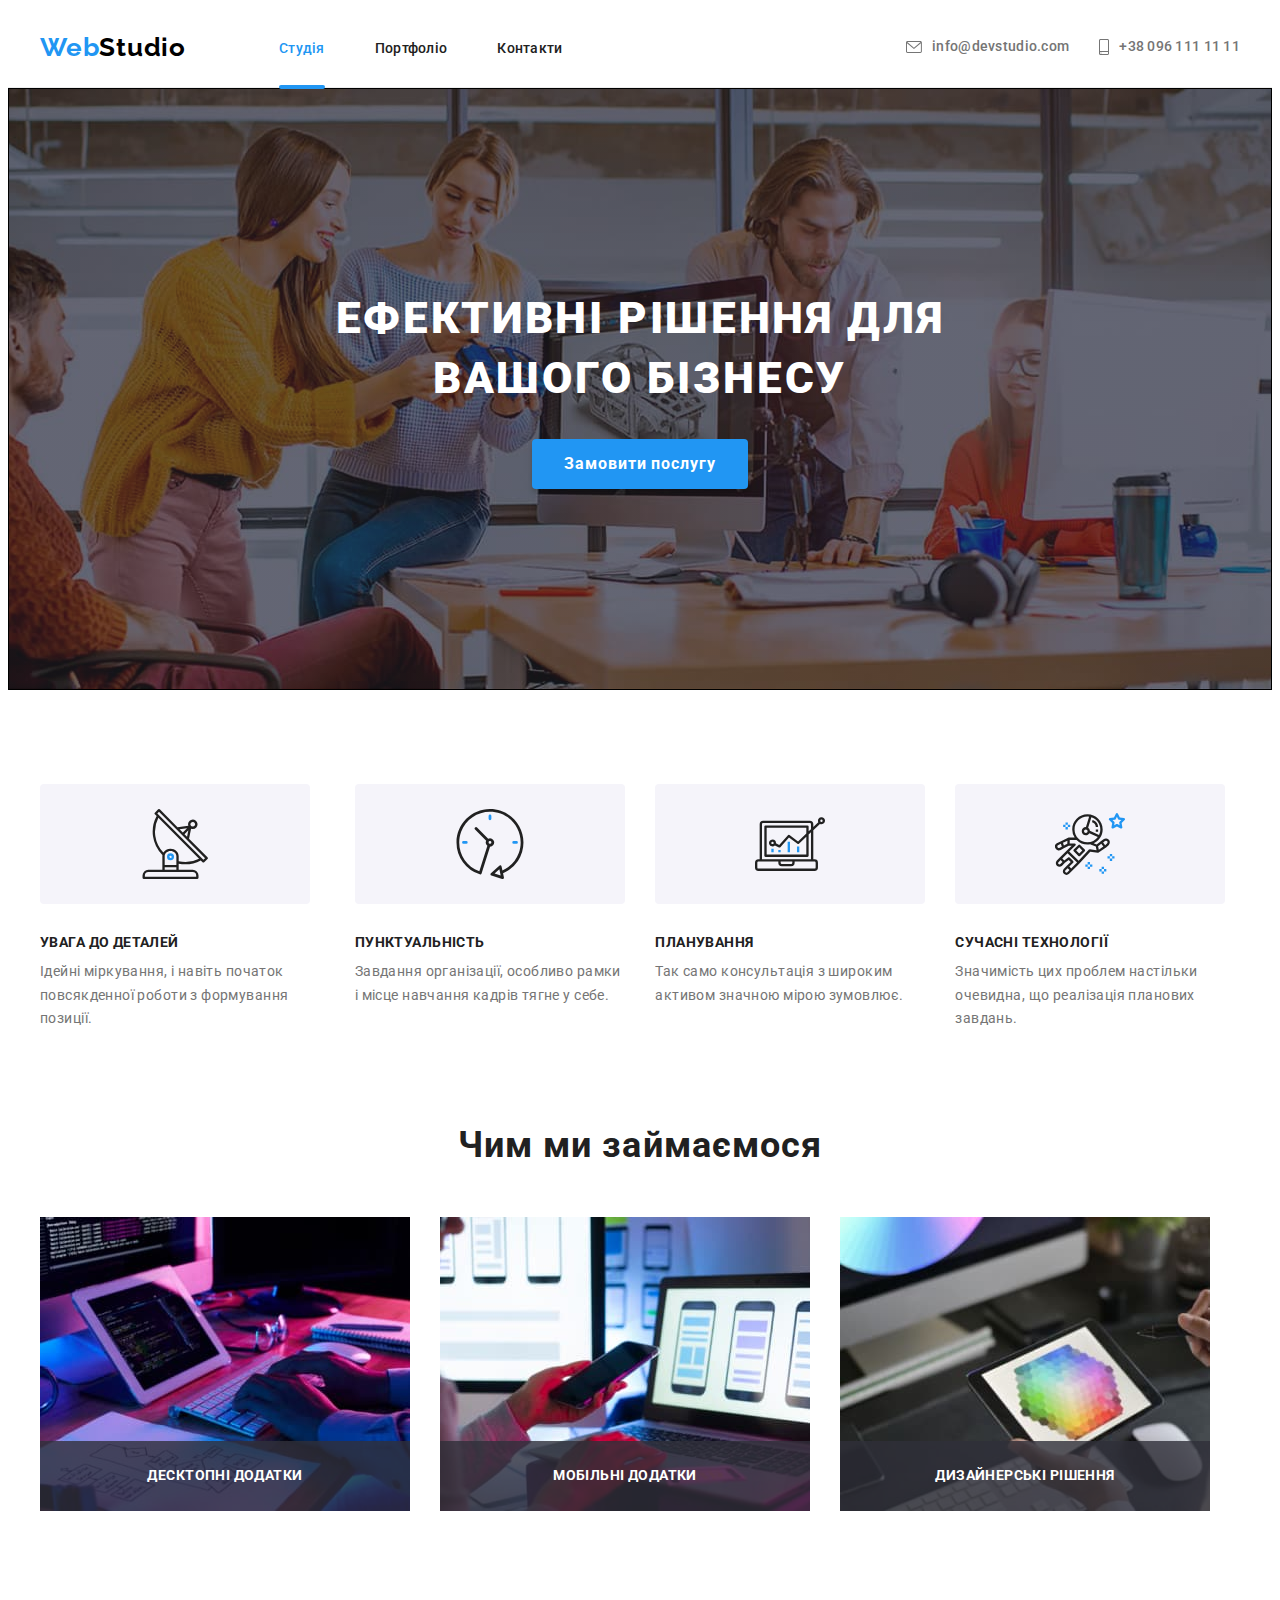
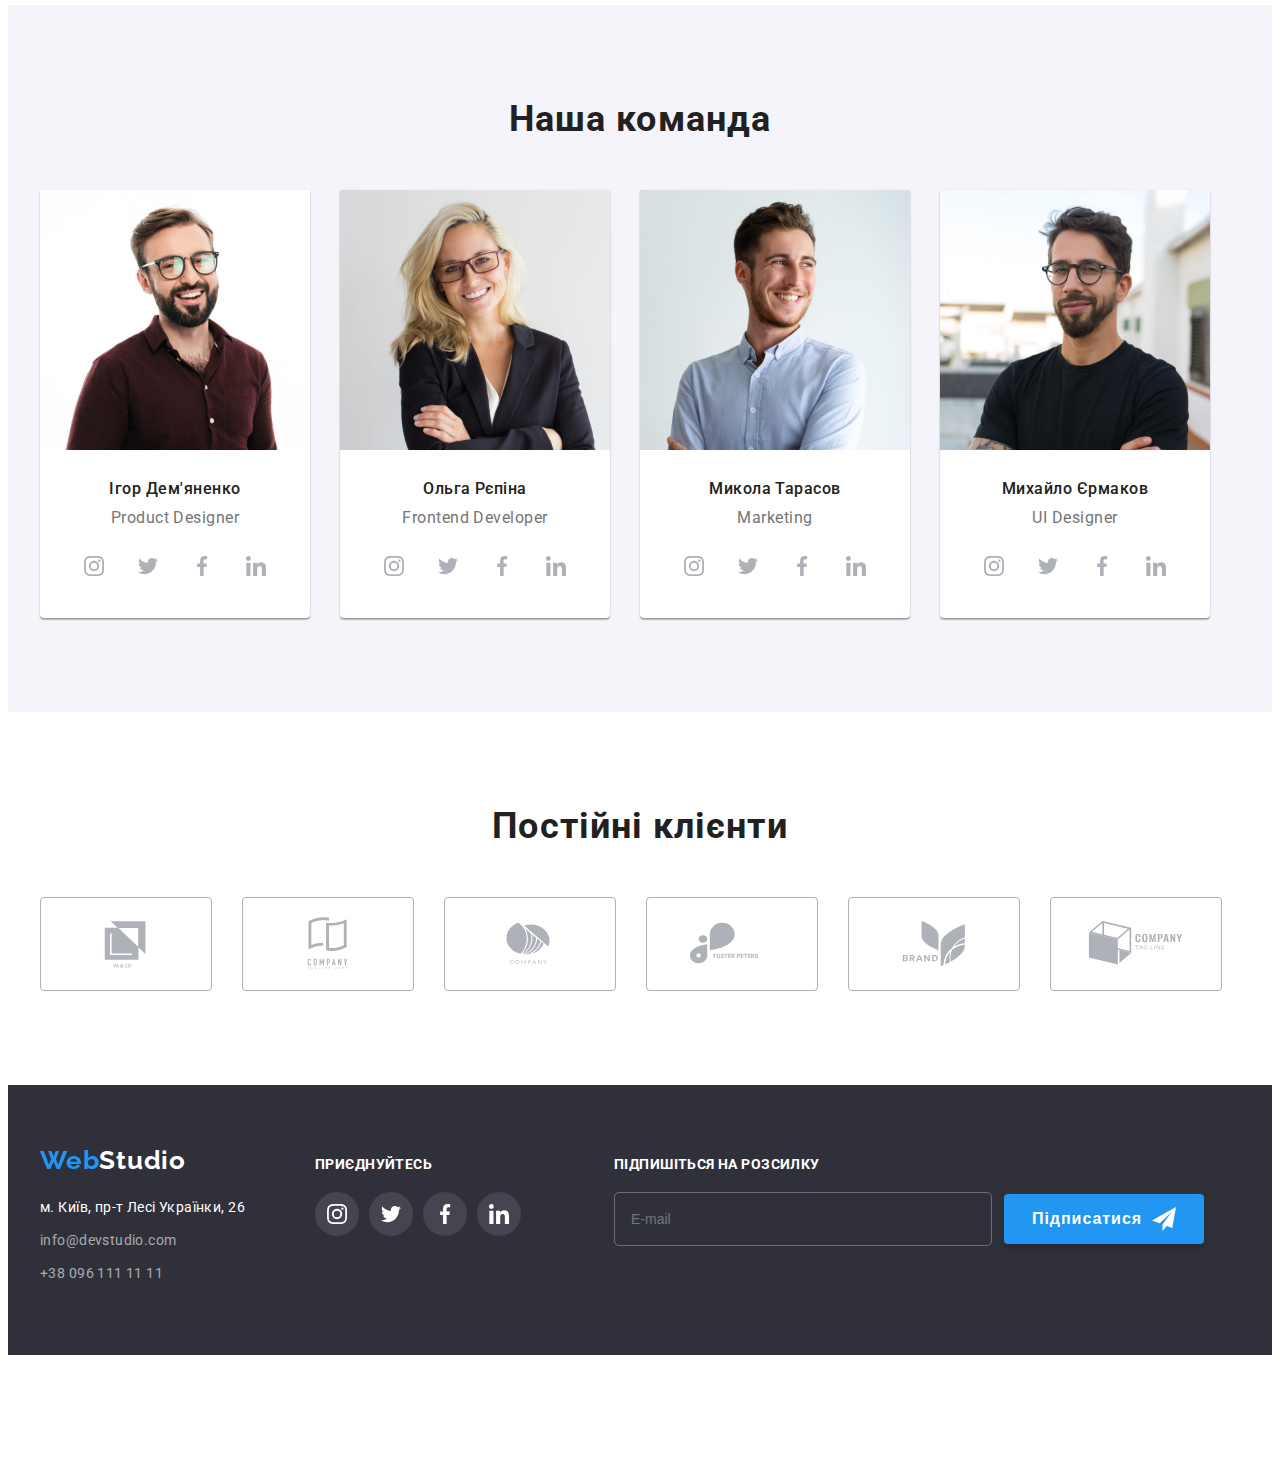
<file: index.html>
<!DOCTYPE html>
<html lang="uk">
  <head>
    <meta charset="UTF-8" />
    <meta http-equiv="X-UA-Compatible" content="IE=edge" />
    <meta name="viewport" content="width=device-width, initial-scale=1.0" />
    <title>WebStudio</title>
    <link rel="preconnect" href="https://fonts.googleapis.com" />
    <link rel="preconnect" href="https://fonts.gstatic.com" crossorigin />
    <link
      href="https://fonts.googleapis.com/css2?family=Montserrat:wght@400;700&family=Raleway:wght@700&family=Roboto:wght@400;500;700;900&display=swap"
      rel="stylesheet"
    />
    <link
      rel="stylesheet"
      href="https://cdnjs.cloudflare.com/ajax/libs/modern-normalize/1.1.0/modern-normalize.min.css"
      integrity="sha512-wpPYUAdjBVSE4KJnH1VR1HeZfpl1ub8YT/NKx4PuQ5NmX2tKuGu6U/JRp5y+Y8XG2tV+wKQpNHVUX03MfMFn9Q=="
      crossorigin="anonymous"
      referrerpolicy="no-referrer"
    />
    <link href="https://unpkg.com/aos@2.3.1/dist/aos.css" rel="stylesheet" />
    <link
      rel="stylesheet"
      href="https://cdnjs.cloudflare.com/ajax/libs/animate.css/4.1.1/animate.min.css"
    />
    <link rel="stylesheet" href="./css/styles.css" />
  </head>
  <body>
    <header class="header">
      <div class="conteiner header-conteiner">
        <nav class="heder-navigation">
          <a class="heder-logo link" href="link"
            >Web<span class="webstudio-top">Studio</span></a
          >
          <ul class="heder-list list">
            <li class="heder-item">
              <a class="heder-link current" href="">Студія</a>
            </li>
            <li class="heder-item">
              <a class="heder-link link" href="./portfolio.html">Портфоліо</a>
            </li>
            <li class="heder-item">
              <a class="heder-link link" href="">Контакти</a>
            </li>
          </ul>
        </nav>
        <div class="header-connect">
          <ul class="header-connect-list list">
            <li class="header-connect-item">
              <a class="heder-mail link" href="mailtoo:info@devstudio.com"
                ><svg class="header-connect-icon" width="16" height="12">
                  <use href="./img/symbol-defs.svg#icon-envelope"></use>
                </svg>
                info@devstudio.com</a
              >
            </li>
            <li class="header-connect-item">
              <a class="heder-tel link" href="tel:+380961111111"
                ><svg class="header-connect-icon" width="10" height="16">
                  <use href="./img/symbol-defs.svg#icon-smartphone"></use>
                </svg>
                +38 096 111 11 11</a
              >
            </li>
          </ul>
        </div>
      </div>
    </header>
    <main>
      <section class="hero">
        <div class="conteiner hero-container">
          <h1 class="hero-title">Ефективні рішення для вашого бізнесу</h1>
          <button class="hero-btn" data-modal-open type="button">
            Замовити послугу
          </button>
        </div>
      </section>
      <section class="section-one section">
        <div class="conteiner">
          <ul class="section-one-list list">
            <li class="section-one-item">
              <a class="section-one-link" href="">
                <svg class="section-one-icon" width="70" height="70">
                  <use href="./img/symbol-defs.svg#icon-Group"></use>
                </svg>
              </a>
              <h3 class="section-one-title">УВАГА ДО ДЕТАЛЕЙ</h3>
              <p class="section-one-text">
                Ідейні міркування, і навіть початок повсякденної роботи з
                формування позиції.
              </p>
            </li>
            <li class="section-one-item">
              <a class="section-one-link" href="">
                <svg class="section-one-icon" width="70" height="70">
                  <use href="./img/symbol-defs.svg#icon-clock"></use>
                </svg>
              </a>
              <h3 class="section-one-title">ПУНКТУАЛЬНІСТЬ</h3>
              <p class="section-one-text">
                Завдання організації, особливо рамки і місце навчання кадрів
                тягне у себе.
              </p>
            </li>
            <li class="section-one-item">
              <a class="section-one-link" href="">
                <svg class="section-one-icon" width="70" height="70">
                  <use href="./img/symbol-defs.svg#icon-diagram"></use>
                </svg>
              </a>
              <h3 class="section-one-title">ПЛАНУВАННЯ</h3>
              <p class="section-one-text">
                Так само консультація з широким активом значною мірою зумовлює.
              </p>
            </li>
            <li class="section-one-item">
              <a class="section-one-link" href="">
                <svg class="section-one-icon" width="70" height="70">
                  <use href="./img/symbol-defs.svg#icon-astronaut"></use>
                </svg>
              </a>
              <h3 class="section-one-title">СУЧАСНІ ТЕХНОЛОГІЇ</h3>
              <p class="section-one-text">
                Значимість цих проблем настільки очевидна, що реалізація
                планових завдань.
              </p>
            </li>
          </ul>
        </div>
      </section>
      <section class="section-d section">
        <div class="conteiner">
          <h2 class="section-d-title">Чим ми займаємося</h2>
          <ul class="section-d-list list">
            <li class="section-d-item">
              <img
                src="./img/box1(1).jpg"
                alt="програмування"
                width="370"
                height="294"
              />
              <div class="section-d-box">
                <p class="section-d-text">Десктопні додатки</p>
              </div>
            </li>
            <li class="section-d-item">
              <img
                src="./img/box2(1).jpg"
                alt="обробка"
                width="370"
                height="294"
              />
              <div class="section-d-box">
                <p class="section-d-text">Мобільні додатки</p>
              </div>
            </li>
            <li class="section-d-item">
              <img
                src="./img/box3(1).jpg"
                alt="оформлення"
                width="370"
                height="294"
              />
              <div class="section-d-box">
                <p class="section-d-text">Дизайнерські рішення</p>
              </div>
            </li>
          </ul>
        </div>
      </section>
      <section class="employees section">
        <div class="conteiner">
          <h2 class="employees-tile">Наша команда</h2>
          <ul class="employees-list list">
            <li class="employees-item">
              <img src="./img/img1.jpg" alt="фото" width="270" height="260" />
              <div class="employees-item-content">
                <h3 class="employees-tile-name">Ігор Дем'яненко</h3>
                <p class="employees-text">Product Designer</p>
                <ul class="employees-soc-list list">
                  <li class="employees-soc-item">
                    <a class="employees-soc-link" href="">
                      <svg class="employees-soc-icon" width="20" height="20">
                        <use href="./img/symbol-defs.svg#icon-instagram"></use>
                      </svg>
                    </a>
                  </li>
                  <li class="employees-soc-item">
                    <a class="employees-soc-link" href="">
                      <svg class="employees-soc-icon" width="20" height="20">
                        <use href="./img/symbol-defs.svg#icon-twitter"></use>
                      </svg>
                    </a>
                  </li>
                  <li class="employees-soc-item">
                    <a class="employees-soc-link" href="">
                      <svg class="employees-soc-icon" width="20" height="20">
                        <use href="./img/symbol-defs.svg#icon-facebook"></use>
                      </svg>
                    </a>
                  </li>
                  <li class="employees-soc-item">
                    <a class="employees-soc-link" href="">
                      <svg class="employees-soc-icon" width="20" height="20">
                        <use href="./img/symbol-defs.svg#icon-linkedin"></use>
                      </svg>
                    </a>
                  </li>
                </ul>
              </div>
            </li>
            <li class="employees-item">
              <img src="./img/img2.jpg" alt="фото" width="270" height="260" />
              <div class="employees-item-content">
                <h3 class="employees-tile-name">Ольга Рєпіна</h3>
                <p class="employees-text">Frontend Developer</p>
                <ul class="employees-soc-list list">
                  <li class="employees-soc-item">
                    <a class="employees-soc-link" href="">
                      <svg class="employees-soc-icon" width="20" height="20">
                        <use href="./img/symbol-defs.svg#icon-instagram"></use>
                      </svg>
                    </a>
                  </li>
                  <li class="employees-soc-item">
                    <a class="employees-soc-link" href="">
                      <svg class="employees-soc-icon" width="20" height="20">
                        <use href="./img/symbol-defs.svg#icon-twitter"></use>
                      </svg>
                    </a>
                  </li>
                  <li class="employees-soc-item">
                    <a class="employees-soc-link" href="">
                      <svg class="employees-soc-icon" width="20" height="20">
                        <use href="./img/symbol-defs.svg#icon-facebook"></use>
                      </svg>
                    </a>
                  </li>
                  <li class="employees-soc-item">
                    <a class="employees-soc-link" href="">
                      <svg class="employees-soc-icon" width="20" height="20">
                        <use href="./img/symbol-defs.svg#icon-linkedin"></use>
                      </svg>
                    </a>
                  </li>
                </ul>
              </div>
            </li>
            <li class="employees-item">
              <img src="./img/img3.jpg" alt="фото" width="270" height="260" />
              <div class="employees-item-content">
                <h3 class="employees-tile-name">Микола Тарасов</h3>
                <p class="employees-text">Marketing</p>
                <ul class="employees-soc-list list">
                  <li class="employees-soc-item">
                    <a class="employees-soc-link" href="">
                      <svg class="employees-soc-icon" width="20" height="20">
                        <use href="./img/symbol-defs.svg#icon-instagram"></use>
                      </svg>
                    </a>
                  </li>
                  <li class="employees-soc-item">
                    <a class="employees-soc-link" href="">
                      <svg class="employees-soc-icon" width="20" height="20">
                        <use href="./img/symbol-defs.svg#icon-twitter"></use>
                      </svg>
                    </a>
                  </li>
                  <li class="employees-soc-item">
                    <a class="employees-soc-link" href="">
                      <svg class="employees-soc-icon" width="20" height="20">
                        <use href="./img/symbol-defs.svg#icon-facebook"></use>
                      </svg>
                    </a>
                  </li>
                  <li class="employees-soc-item">
                    <a class="employees-soc-link" href="">
                      <svg class="employees-soc-icon" width="20" height="20">
                        <use href="./img/symbol-defs.svg#icon-linkedin"></use>
                      </svg>
                    </a>
                  </li>
                </ul>
              </div>
            </li>
            <li class="employees-item">
              <img src="./img/img4.jpg" alt="фото" width="270" height="260" />
              <div class="employees-item-content">
                <h3 class="employees-tile-name">Михайло Єрмаков</h3>
                <p class="employees-text">UI Designer</p>
                <ul class="employees-soc-list list">
                  <li class="employees-soc-item">
                    <a class="employees-soc-link" href="">
                      <svg class="employees-soc-icon" width="20" height="20">
                        <use href="./img/symbol-defs.svg#icon-instagram"></use>
                      </svg>
                    </a>
                  </li>
                  <li class="employees-soc-item">
                    <a class="employees-soc-link" href="">
                      <svg class="employees-soc-icon" width="20" height="20">
                        <use href="./img/symbol-defs.svg#icon-twitter"></use>
                      </svg>
                    </a>
                  </li>
                  <li class="employees-soc-item">
                    <a class="employees-soc-link" href="">
                      <svg class="employees-soc-icon" width="20" height="20">
                        <use href="./img/symbol-defs.svg#icon-facebook"></use>
                      </svg>
                    </a>
                  </li>
                  <li class="employees-soc-item">
                    <a class="employees-soc-link" href="">
                      <svg class="employees-soc-icon" width="20" height="20">
                        <use href="./img/symbol-defs.svg#icon-linkedin"></use>
                      </svg>
                    </a>
                  </li>
                </ul>
              </div>
            </li>
          </ul>
        </div>
      </section>
      <section class="client section">
        <div class="conteiner">
          <h2 class="client-tile">Постійні клієнти</h2>
          <ul class="client-list list">
            <li class="client-logo-item">
              <a class="client-logo-link" href="">
                <svg class="client-logo-icon" width="106" height="60">
                  <use href="./img/symbol-defs.svg#icon-Logo1"></use>
                </svg>
              </a>
            </li>
            <li class="client-logo-item">
              <a class="client-logo-link" href="">
                <svg class="client-logo-icon" width="106" height="60">
                  <use href="./img/symbol-defs.svg#icon-Logo2"></use>
                </svg>
              </a>
            </li>
            <li class="client-logo-item">
              <a class="client-logo-link" href="">
                <svg class="client-logo-icon" width="106" height="60">
                  <use href="./img/symbol-defs.svg#icon-Logo3"></use>
                </svg>
              </a>
            </li>
            <li class="client-logo-item">
              <a class="client-logo-link" href="">
                <svg class="client-logo-icon" width="106" height="60">
                  <use href="./img/symbol-defs.svg#icon-Logo4"></use>
                </svg>
              </a>
            </li>
            <li class="client-logo-item">
              <a class="client-logo-link" href="">
                <svg class="client-logo-icon" width="106" height="60">
                  <use href="./img/symbol-defs.svg#icon-Logo5"></use>
                </svg>
              </a>
            </li>
            <li class="client-logo-item">
              <a class="client-logo-link" href="">
                <svg class="client-logo-icon" width="106" height="60">
                  <use href="./img/symbol-defs.svg#icon-Logo6"></use>
                </svg>
              </a>
            </li>
          </ul>
        </div>
      </section>
    </main>
    <footer class="footer section">
      <div class="conteiner footer-section">
        <div class="footer-conteiner">
          <a class="footer-logo link" href="link"
            >Web<span class="webstudio-bottom">Studio</span></a
          >
          <address class="footer-address">
            м. Київ, пр-т Лесі Українки, 26
          </address>
          <ul class="footer-list list">
            <li class="footer-item">
              <a class="footer-mail link" href="mailtoo:info@devstudio.com"
                >info@devstudio.com</a
              >
            </li>
            <li class="footer-item">
              <a class="footer-tel link" href="tel:+380961111111"
                >+38 096 111 11 11</a
              >
            </li>
          </ul>
        </div>
        <div class="footer-soc">
          <h2 class="footer-soc-tile">приєднуйтесь</h2>
          <ul class="footer-soc-list list">
            <li class="footer-soc-item">
              <a class="footer-soc-link" href="">
                <svg class="footer-soc-icon" width="20" height="20">
                  <use href="./img/symbol-defs.svg#icon-instagram"></use>
                </svg>
              </a>
            </li>
            <li class="footer-soc-item">
              <a class="footer-soc-link" href="">
                <svg class="footer-soc-icon" width="20" height="20">
                  <use href="./img/symbol-defs.svg#icon-twitter"></use>
                </svg>
              </a>
            </li>
            <li class="footer-soc-item">
              <a class="footer-soc-link" href="">
                <svg class="footer-soc-icon" width="20" height="20">
                  <use href="./img/symbol-defs.svg#icon-facebook"></use>
                </svg>
              </a>
            </li>
            <li class="footer-soc-item">
              <a class="footer-soc-link" href="">
                <svg class="footer-soc-icon" width="20" height="20">
                  <use href="./img/symbol-defs.svg#icon-linkedin"></use>
                </svg>
              </a>
            </li>
          </ul>
        </div>
        <form>
          <h2 class="footer-soc-tile">Підпишіться на розсилку</h2>
          <div class="footer-form">
             <label for="user-email" class="footer-modal-label"></label>
              <input
              type="email"
              class="form-input"
              name="user-email"
              id="user-email"
              placeholder="E-mail" />
              <button class="footer-form-btn" type="submit">
               Підписатися
               <svg class="form-close-icon" width="24" height="24">
                 <use href="./img/symbol-defs.svg#icon-icon-send"></use>
               </svg>
             </button>
          </div>
        </form>
      </div>
    </footer>
    <div class="backdrop is-hidden" data-modal>
      <div class="modal">
        <button type="button" class="modal-btn" data-modal-close>
          <svg class="modal-close-icon" width="18" height="18">
            <use href="./img/symbol-defs.svg#icon-close-black"></use>
          </svg>
        </button>
        <p class="modal-title">Залиште свої дані, ми вам передзвонимо</p>
        <form>
          <div class="modal-field">
            <label for="user-name" class="modal-label">Ім'я</label>
            <div class="input-wrap">
              <input
                type="text"
                class="modal-input"
                name="user-name"
                id="user-name"
              />
              <svg class="modal-input-icon" width="18" height="18">
                <use href="./img/symbol-defs.svg#icon-person"></use>
              </svg>
            </div>
          </div>
          <div class="modal-field">
            <label for="user-tel" class="modal-label">Телефон</label>
            <div class="input-wrap">
              <input
                type="tel"
                class="modal-input"
                name="user-tel"
                id="user-tel"
              />
              <svg class="modal-input-icon" width="18" height="18">
                <use href="./img/symbol-defs.svg#icon-phone"></use>
              </svg>
            </div>
          </div>
          <div class="modal-field">
            <label for="user-email" class="modal-label">Пошта</label>
            <div class="input-wrap">
              <input
                type="email"
                class="modal-input"
                name="user-email"
                id="user-email"
              />
              <svg class="modal-input-icon" width="18" height="18">
                <use href="./img/symbol-defs.svg#icon-email"></use>
              </svg>
            </div>
          </div>
          <div class="modal-field">
            <label for="user-text" class="modal-label">Коментар</label>
            <textarea
              name="user-text"
              id="user-text"
              class="modal-comment"
              placeholder="Введіть текст"
            ></textarea>
          </div>
          <div class="modal-field-chec">
            <input
              type="checkbox"
              class="input-check visually-hidden"
              name="privacy"
              value="true"
              id="privacy"
            />
            <label for="privacy" class="check-text">
              <span>
                <svg class="check-icon" width="16" height="15">
                  <use href="./img/symbol-defs.svg#icon-icon-check"></use>
                </svg>
              </span>
              Погоджуюся з розсилкою та приймаю<a class="form-link" href=""> Умови договору</a></label
            >
          </div>
          <button class="form-btn" type="submit">Відправити</button>
        </form>
      </div>
    </div>
    <script src="https://unpkg.com/aos@2.3.1/dist/aos.js"></script>
    <script>
      AOS.init();
    </script>
    <script src="./js/modal.js"></script>
  </body>
</html>
</file>
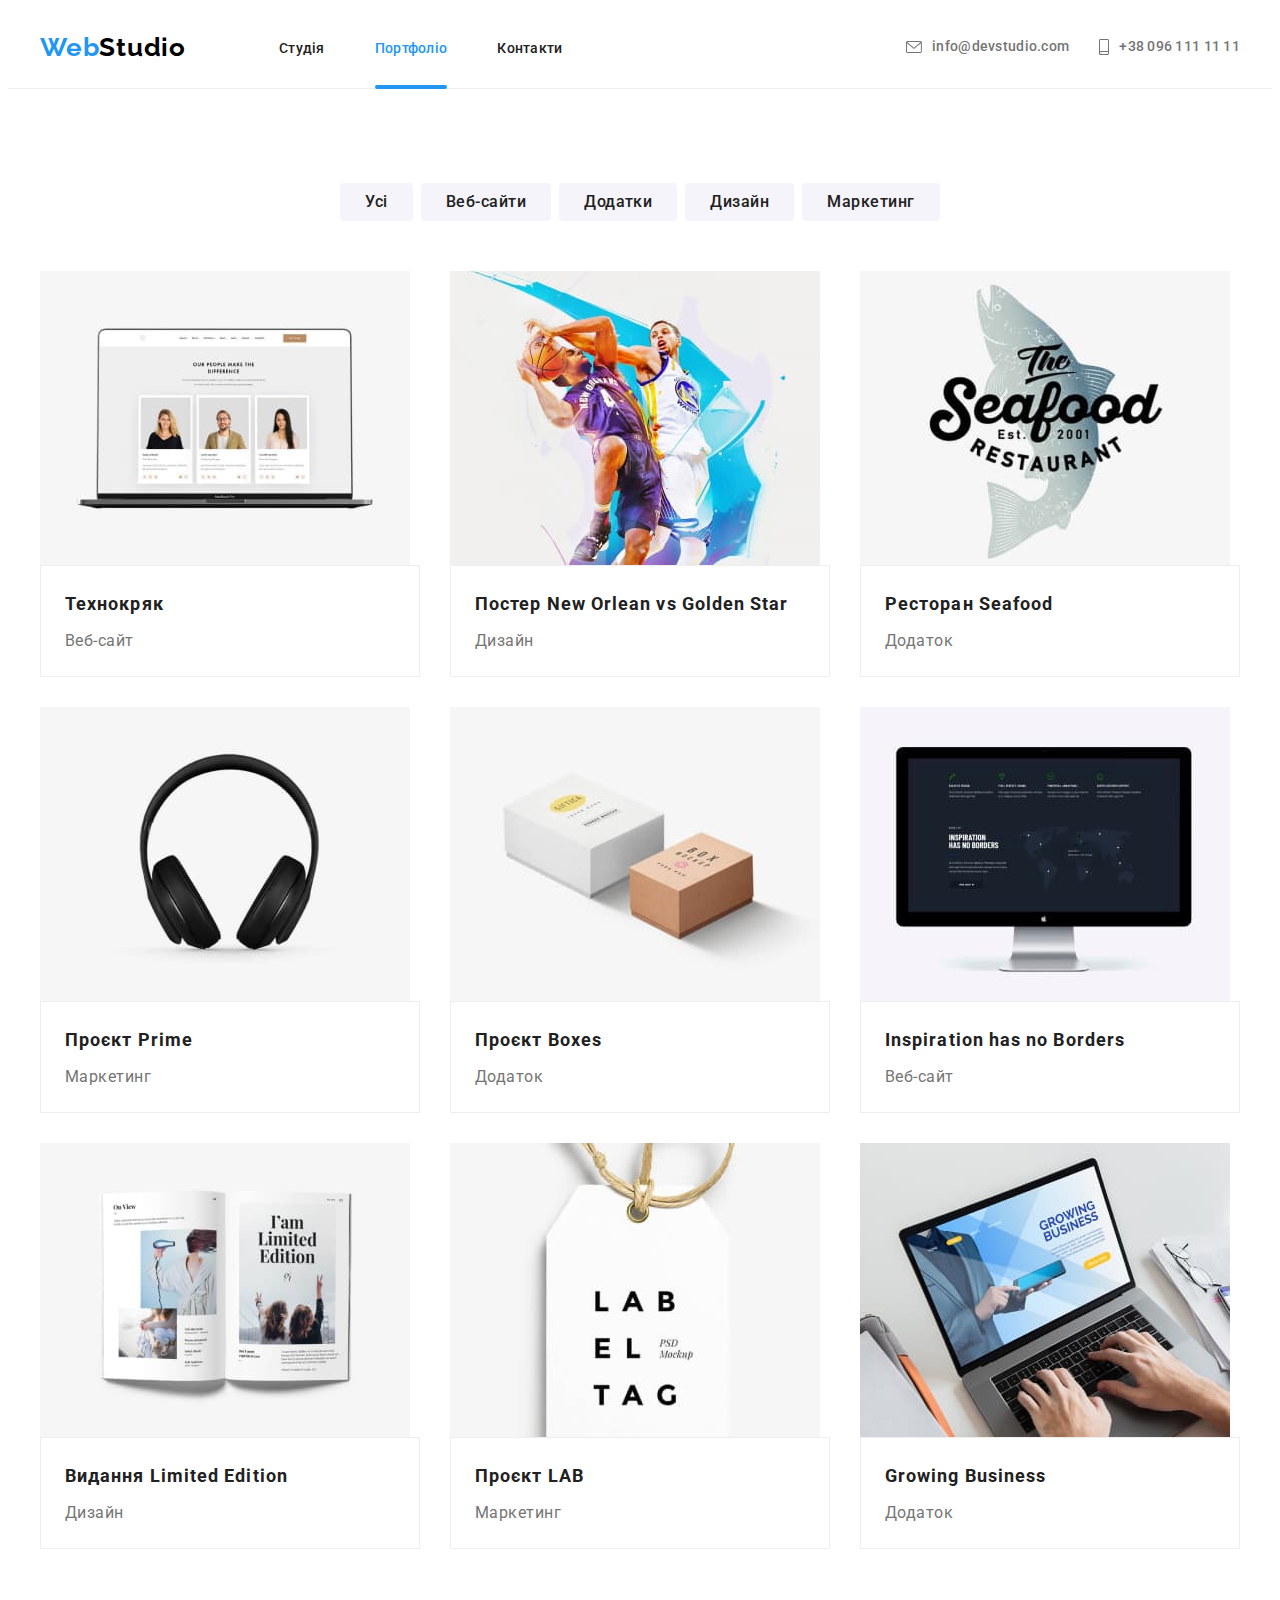
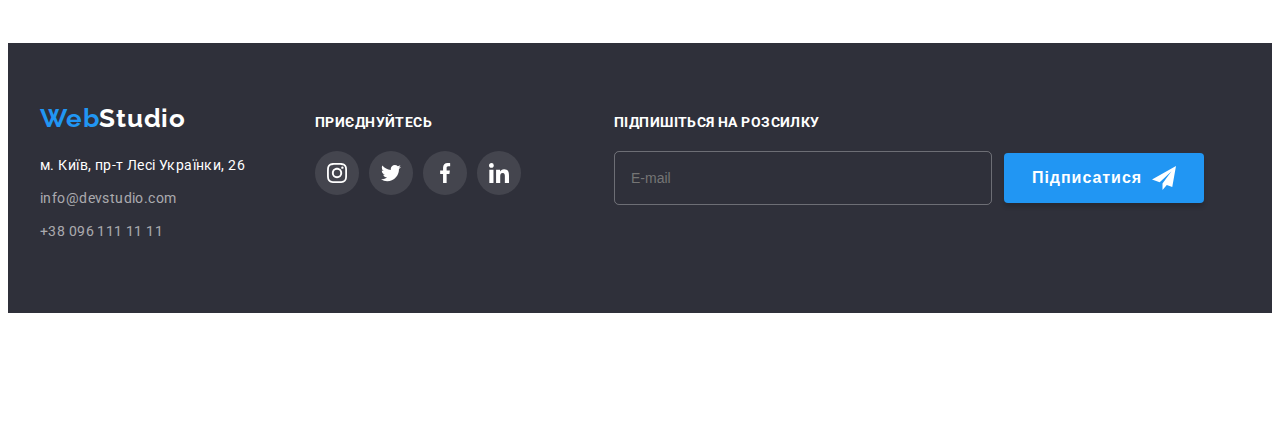
<file: portfolio.html>
<!DOCTYPE html>
<html lang="uk">
  <head>
    <meta charset="UTF-8" />
    <meta http-equiv="X-UA-Compatible" content="IE=edge" />
    <meta name="viewport" content="width=device-width, initial-scale=1.0" />
    <title>WebStudio</title>
    <link rel="preconnect" href="https://fonts.googleapis.com" />
    <link rel="preconnect" href="https://fonts.gstatic.com" crossorigin />
    <link
      href="https://fonts.googleapis.com/css2?family=Montserrat:wght@400;700&family=Raleway:wght@700&family=Roboto:wght@400;500;700;900&display=swap"
      rel="stylesheet"
    />
    <link
      rel="stylesheet"
      href="https://cdnjs.cloudflare.com/ajax/libs/modern-normalize/1.1.0/modern-normalize.min.css"
      integrity="sha512-wpPYUAdjBVSE4KJnH1VR1HeZfpl1ub8YT/NKx4PuQ5NmX2tKuGu6U/JRp5y+Y8XG2tV+wKQpNHVUX03MfMFn9Q=="
      crossorigin="anonymous"
      referrerpolicy="no-referrer"
    />
    <link href="https://unpkg.com/aos@2.3.1/dist/aos.css" rel="stylesheet">
    <link rel="stylesheet" href="https://cdnjs.cloudflare.com/ajax/libs/animate.css/4.1.1/animate.min.css" />
    <link rel="stylesheet" href="./css/main.css" />
  </head>

  <body>
    <header class="header">
      <div class="conteiner header-conteiner">
        <nav class="heder-navigation">
          <a class="heder-logo link" href="link">Web<span class="webstudio-top">Studio</span></a>
          <ul class="heder-list list">
            <li class="heder-item">
              <a class="heder-link link" href="./index.html">Студія</a>
            </li>
            <li class="heder-item">
              <a class="heder-link link current" href="">Портфоліо</a>
            </li>
            <li class="heder-item">
              <a class="heder-link link" href="">Контакти</a>
            </li>
          </ul>
        </nav>
        <div class="header-connect">
          <ul class="header-connect-list list">
            <li class="header-connect-item">
              <a class="heder-mail link" href="mailtoo:info@devstudio.com"><svg class="header-connect-icon" width="16"
                  height="12">
                  <use href="./img/symbol-defs.svg#icon-envelope"></use>
                </svg>
                info@devstudio.com</a>
            </li>
            <li class="header-connect-item">
              <a class="heder-tel link" href="tel:+380961111111"><svg class="header-connect-icon" width="10" height="16">
                  <use href="./img/symbol-defs.svg#icon-smartphone"></use>
                </svg>
                +38 096 111 11 11</a>
            </li>
          </ul>
        </div>
      </div>
    </header>
    <main>
      <section class="conteiner">
        <div class="presentation section">
          <div class="btn-conteiner">
            <h2 class="visually-hidden">hero</h2>
            <ul class="btn-list list">
              <li class="btn-item">
                <button class="btn-btn" type="button">Усі</button>
              </li>
              <li class="btn-item">
                <button class="btn-btn" type="button">Веб-сайти</button>
              </li>
              <li class="btn-item">
                <button class="btn-btn" type="button">Додатки</button>
              </li>
              <li class="btn-item">
                <button class="btn-btn" type="button">Дизайн</button>
              </li>
              <li class="btn-item">
                <button class="btn-btn" type="button">Маркетинг</button>
              </li>
            </ul>
          </div>
          <h1 class="visually-hidden">our works></h1>
          <div class="conteiner-our-works">
            <ul class="our-works-list list">
              <li class="our-works-item">
                <a class="our-works link" href="">
                  <div class="our-wrap">
                    <img src="./portfolio/1.jpg" alt="фото" width="370" height="294" />
                    <p class="our-text">Ресурс пропонує комплексні пропозиції з різним рівнем функціоналу та сервісів. Все це дозволить
                      відвідувачу отримати
                      вичерпні відомості про компанію чи приватну особу.
                    </p>
                  </div>
                  <div class="our-works-item-conteiner">
                    <h3 class="our-works-title">Технокряк</h3>
                    <p class="our-works-text">Веб-сайт</p>
                  </div>
                </a>
              </li>
              <li class="our-works-item">
                <a class="our-works link" href="">
                  <div class="our-wrap">
                    <img src="./portfolio/2.jpg" alt="фото" width="370" height="294" />
                    <p class="our-text">Ресурс пропонує комплексні пропозиції з різним рівнем функціоналу та сервісів. Все це дозволить
                      відвідувачу отримати
                      вичерпні відомості про компанію чи приватну особу.
                    </p>
                  </div>
                 
                  <div class="our-works-item-conteiner">
                    <h3 class="our-works-title">
                      Постер <span lang="en">New Orlean vs Golden Star</span>
                    </h3>
                    <p class="our-works-text">Дизайн</p>
                  </div>
                </a>
              </li>
              <li class="our-works-item">
                <a class="our-works link" href="">
                  <div class="our-wrap">
                    <img src="./portfolio/3.jpg" alt="фото" width="370" height="294" />
                    <p class="our-text">Ресурс пропонує комплексні пропозиції з різним рівнем функціоналу та сервісів. Все це дозволить
                      відвідувачу отримати
                      вичерпні відомості про компанію чи приватну особу.
                    </p>
                  </div>
                  
                  <div class="our-works-item-conteiner">
                    <h3 class="our-works-title">
                      Ресторан <span lang="en">Seafood</span>
                    </h3>
                    <p class="our-works-text">Додаток</p>
                  </div>
                </a>
              </li>
              <li class="our-works-item">
                <a class="our-works link" href="">
                  <div class="our-wrap">
                    <img src="./portfolio/4.jpg" alt="фото" width="370" height="294" />
                    <p class="our-text">Ресурс пропонує комплексні пропозиції з різним рівнем функціоналу та сервісів. Все це дозволить
                      відвідувачу отримати
                      вичерпні відомості про компанію чи приватну особу.
                    </p>
                  </div>
                 
                  <div class="our-works-item-conteiner">
                    <h3 class="our-works-title">
                      Проєкт <span lang="en">Prime</span>
                    </h3>
                    <p class="our-works-text">Маркетинг</p>
                  </div>
                </a>
              </li>
              <li class="our-works-item">
                <a class="our-works link" href="">
                  <div class="our-wrap">
                    <img src="./portfolio/5.jpg" alt="фото" width="370" height="294" />
                    <p class="our-text">Ресурс пропонує комплексні пропозиції з різним рівнем функціоналу та сервісів. Все це дозволить
                      відвідувачу отримати
                      вичерпні відомості про компанію чи приватну особу.
                    </p>
                  </div>
                 
                  <div class="our-works-item-conteiner">
                    <h3 class="our-works-title">
                      Проєкт <span lang="en">Boxes</span>
                    </h3>
                    <p class="our-works-text">Додаток</p>
                  </div>
                </a>
              </li>
              <li class="our-works-item">
                <a class="our-works link" href="">
                  <div class="our-wrap">
                    <img src="./portfolio/6.jpg" alt="фото" width="370" height="294" />
                    <p class="our-text">Ресурс пропонує комплексні пропозиції з різним рівнем функціоналу та сервісів. Все це дозволить
                      відвідувачу отримати
                      вичерпні відомості про компанію чи приватну особу.
                    </p>
                  </div>
                  
                  <div class="our-works-item-conteiner">
                    <h3 class="our-works-title">
                      <span lang="en">Inspiration has no Borders</span>
                    </h3>
                    <p class="our-works-text">Веб-сайт</p>
                  </div>
                </a>
              </li>
              <li class="our-works-item">
                <a class="our-works link" href="">
                  <div class="our-wrap">
                    <img src="./portfolio/7.jpg" alt="фото" width="370" height="294" />
                    <p class="our-text">Ресурс пропонує комплексні пропозиції з різним рівнем функціоналу та сервісів. Все це дозволить
                      відвідувачу отримати
                      вичерпні відомості про компанію чи приватну особу.
                    </p>
                  </div>
                 
                  <div class="our-works-item-conteiner">
                    <h3 class="our-works-title">
                      Видання <span lang="en">Limited Edition</span>
                    </h3>
                    <p class="our-works-text">Дизайн</p>
                  </div>
                </a>
              </li>
              <li class="our-works-item">
                <a class="our-works link" href="">
                  <div class="our-wrap">
                    <img src="./portfolio/8.jpg" alt="фото" width="370" height="294" />
                    <p class="our-text">Ресурс пропонує комплексні пропозиції з різним рівнем функціоналу та сервісів. Все це дозволить
                      відвідувачу отримати
                      вичерпні відомості про компанію чи приватну особу.
                    </p>
                  </div>
                  
                  <div class="our-works-item-conteiner">
                    <h3 class="our-works-title">
                      Проєкт <span lang="en">LAB</span>
                    </h3>
                    <p class="our-works-text">Маркетинг</p>
                  </div>
                </a>
              </li>
              <li class="our-works-item">
                <a class="our-works link" href="">
                  <div class="our-wrap">
                    <img src="./portfolio/9.jpg" alt="фото" width="370" height="294" />
                    <p class="our-text">Ресурс пропонує комплексні пропозиції з різним рівнем функціоналу та сервісів. Все це дозволить
                      відвідувачу отримати
                      вичерпні відомості про компанію чи приватну особу.
                    </p>
                  </div>
                  
                  <div class="our-works-item-conteiner">
                    <h3 class="our-works-title">
                      <span lang="en">Growing Business</span>
                    </h3>
                    <p class="our-works-text">Додаток</p>
                  </div>
                </a>
              </li>
            </ul>
          </div>
        </div>
      </section>
    </main>
    <footer class="footer section">
      <div class="conteiner footer-section">
        <div class=" footer-conteiner">
          <a class="footer-logo link" href="link">Web<span class="webstudio-bottom">Studio</span></a>
          <address class="footer-address">
            м. Київ, пр-т Лесі Українки, 26
          </address>
          <ul class="footer-list list">
            <li class="footer-item">
              <a class="footer-mail link" href="mailtoo:info@devstudio.com">info@devstudio.com</a>
            </li>
            <li class="footer-item">
              <a class="footer-tel link" href="tel:+380961111111">+38 096 111 11 11</a>
            </li>
          </ul>
        </div>
        <div class="footer-soc">
          <h2 class="footer-soc-tile">приєднуйтесь</h2>
          <ul class="footer-soc-list list">
            <li class="footer-soc-item">
              <a class="footer-soc-link" href="">
                <svg class="footer-soc-icon" width="20" height="20">
                  <use href="./img/symbol-defs.svg#icon-instagram"></use>
                </svg>
              </a>
            </li>
            <li class="footer-soc-item">
              <a class="footer-soc-link" href="">
                <svg class="footer-soc-icon" width="20" height="20">
                  <use href="./img/symbol-defs.svg#icon-twitter"></use>
                </svg>
              </a>
            </li>
            <li class="footer-soc-item">
              <a class="footer-soc-link" href="">
                <svg class="footer-soc-icon" width="20" height="20">
                  <use href="./img/symbol-defs.svg#icon-facebook"></use>
                </svg>
              </a>
            </li>
            <li class="footer-soc-item">
              <a class="footer-soc-link" href="">
                <svg class="footer-soc-icon" width="20" height="20">
                  <use href="./img/symbol-defs.svg#icon-linkedin"></use>
                </svg>
              </a>
            </li>
          </ul>
        </div>
        <form>
          <h2 class="footer-soc-tile">Підпишіться на розсилку</h2>
          <div class="footer-form">
            <label for="user-email" class="footer-modal-label"></label>
            <input type="email" class="form-input" name="user-email" id="user-email" placeholder="E-mail" />
            <button class="footer-form-btn" type="submit">
              Підписатися
              <svg class="form-close-icon" width="24" height="24">
                <use href="./img/symbol-defs.svg#icon-icon-send"></use>
              </svg>
            </button>
          </div>
        </form>
      </div>
    </footer>
  </body>
</html>
</file>
<file: css/styles.css>
:root {
  --main-title-color: #ffffff;
  --main-btn-color: #ffffff;
  --second-title-color: #212121;
  --second-btn-color: #303030;
  --accent-color: #2196f3;
  --main-font: "Raleway", sans-serif;
}

p,
h1,
h2,
h3,
h4,
h5,
h6 {
  margin: 0;
}

ul,
ol {
  margin: 0;
  padding-left: 0;
}

button {
  cursor: pointer;
}

body {
  font-family: "Roboto", sans-serif;
}

img {
  display: block;
}

a {
  color: currentColor;
  text-decoration: none;
}

.list {
  list-style: none;
}
.link {
  text-decoration: none;
}

.conteiner {
  width: 1200px;
  padding-left: 15px;
  padding-right: 15px;
  /* outline: 2px solid red; */
  margin: 0 auto;
}

/* :hover,
:focus {
  transition: color 250ms cubic-bezier(0.4, 0, 0.2, 1);
} */

.section {
  padding-top: 94px;
  padding-bottom: 94px;
}

/* ==================heder=============== */

.header {
  padding-top: 24px;
  padding-bottom: 24px;
  background: #ffffff;
  border-bottom: 1px solid #eeeeee;
}

.heder-navigation {
  display: flex;
  align-items: center;
}

.header-conteiner {
  display: flex;
  align-items: center;
}

.heder-list {
  display: flex;
  gap: 50px;
}

.heder-item .current {
  color: var(--accent-color);
}

.header-connect {
  margin-left: auto;
}

.header-connect-list {
  display: flex;
  gap: 30px;
}

.current {
  position: relative;
  padding-top: 32px;
  padding-bottom: 32px;
}

.current::after {
  content: "";
  position: absolute;
  left: 0;
  bottom: -1px;
  display: block;
  width: 100%;
  height: 4px;
  border-radius: 2px;
  background-color: var(--accent-color);
}
.header-connect-icon {
  fill: currentColor;
}

.heder-logo {
  font-family: "Raleway", sans-serif;
  font-style: normal;
  font-weight: 700;
  font-size: 26px;
  line-height: 1.19;
  letter-spacing: 0.03em;
  color: var(--accent-color);
  margin-right: 93px;
}
.webstudio-top {
  color: black;
}
.heder-link {
  font-weight: 500;
  font-size: 14px;
  line-height: 1.14;
  letter-spacing: 0.02em;
  color: var(--second-title-color);
  transition: color 250ms cubic-bezier(0.4, 0, 0.2, 1);
}
.heder-mail,
.heder-tel {
  font-weight: 500;
  font-size: 14px;
  line-height: 1.14;
  letter-spacing: 0.02em;
  color: #757575;
  display: flex;
  align-items: center;
  gap: 10px;
  transition: color 250ms cubic-bezier(0.4, 0, 0.2, 1);
}

.heder-link:hover,
.heder-mail:hover,
.heder-tel:hover {
  color: var(--accent-color);
}
.heder-link:focus,
.heder-mail:focus,
.heder-tel:focus {
  color: var(--accent-color);
}
/* =================hero================ */

.hero {
  background: #2f303a;
  border: 1px solid #000000;
  padding-top: 200px;
  padding-bottom: 200px;
  background-image: linear-gradient(
      rgba(47, 48, 58, 0.4),
      rgba(47, 48, 58, 0.4)
    ),
    url(../img/hero-bg.jpg);
  background-repeat: no-repeat;
  background-position: center;
  background-size: cover;
  max-width: 1600px;
  margin: 0 auto;
}

.hero-container {
  display: flex;
  flex-direction: column;
  align-items: center;
}

.hero-title {
  font-weight: 900;
  font-size: 44px;
  line-height: 1.36;
  text-align: center;
  letter-spacing: 0.06em;
  text-transform: uppercase;
  color: #ffffff;
  max-width: 696px;
  margin-bottom: 30px;
}

.hero-btn {
  font-family: inherit;
  font-weight: 700;
  font-size: 16px;
  line-height: 1.88;
  text-align: center;
  letter-spacing: 0.06em;
  color: #ffffff;
  cursor: pointer;
  display: block;
  margin: 0 auto;
  background-color: transparent;
  background: #2196f3;
  box-shadow: 0px 4px 4px rgba(0, 0, 0, 0.15);
  border-radius: 4px;
  min-width: 216px;
  height: 50px;
  border: 1px;
}
/* ==============section-one============ */

.section-one-list {
  display: flex;
  gap: 30px;
}

.section-one-title {
  font-weight: 700;
  font-size: 14px;
  line-height: 16px;
  letter-spacing: 0.03em;
  text-transform: uppercase;
  color: var(--second-title-color);
  margin-bottom: 10px;
  margin-top: 30px;
}

.section-one-text {
  font-size: 14px;
  line-height: 1.71;
  letter-spacing: 0.03em;
  color: #757575;
}

.section-one-item {
  gap: 30px;
}

.section-one-link {
  width: 270px;
  height: 120px;
  border-radius: 4px;
  background: #f5f4fa;
  display: flex;
  align-items: center;
  justify-content: center;
  color: #afb1b8;
}

.section-one-icon {
  color: #afb1b8;
}

/* =================section-d============= */

.section-d {
  padding-top: 0;
}
.section-d-list {
  display: flex;
  gap: 30px;
}

.section-d-item {
  width: calc((100%-60) / 3);
  position: relative;
}

.section-d-box {
  position: absolute;
  display: flex;
  width: 370px;
  height: 70px;
  align-items: center;
  justify-content: center;
  bottom: 0px;

  background: rgba(47, 48, 58, 0.8);
}

.section-d-text {
  font-weight: 700;
  font-size: 14px;
  line-height: 1.14;
  letter-spacing: 0.03em;
  text-transform: uppercase;
  color: #ffffff;
}

.section-d-title {
  font-weight: 700;
  font-size: 36px;
  line-height: 1.16;
  text-align: center;
  letter-spacing: 0.03em;
  color: var(--second-title-color);
  margin-bottom: 50px;
}
/* ================employees========== */

.employees {
  background: #f5f4fa;
  margin: 0 auto;
}

.employees-list {
  display: flex;
  gap: 30px;
}

.employees-soc-list {
  display: flex;
  justify-content: center;
  gap: 10px;
}

.employees-item {
  width: calc((100%-120) / 4);
  background-color: #ffffff;
  box-shadow: 0px 1px 3px rgba(0, 0, 0, 0.12), 0px 1px 1px rgba(0, 0, 0, 0.14),
    0px 2px 1px rgba(0, 0, 0, 0.2);
  border-radius: 0px 0px 4px 4px;
}

.employees-tile {
  font-weight: 700;
  font-size: 36px;
  line-height: 1.14;
  text-align: center;
  letter-spacing: 0.03em;
  color: var(--second-title-color);
  margin-bottom: 50px;
}

.employees-item-content {
  padding-top: 30px;
  padding-bottom: 30px;
}
.employees-tile-name {
  font-weight: 500;
  font-size: 16px;
  line-height: 1.18;
  text-align: center;
  letter-spacing: 0.03em;
  color: var(--second-title-color);
  margin-bottom: 10px;
}
.employees-text {
  font-size: 16px;
  line-height: 1.18;
  text-align: center;
  letter-spacing: 0.03em;
  color: #757575;
  margin-bottom: 16px;
}

.employees-soc-link {
  width: 44px;
  height: 44px;
  border-radius: 50%;
  background-color: #ffffff;
  display: flex;
  align-items: center;
  justify-content: center;
  color: #afb1b8;
  transition: background-color 250ms cubic-bezier(0.4, 0, 0.2, 1),
    color 250ms cubic-bezier(0.4, 0, 0.2, 1);
  /* transition:color 250ms cubic-bezier(0.4, 0, 0.2, 1); */
}

.employees-soc-icon {
  fill: currentColor;
}

.employees-soc-link:hover,
.employees-soc-link:focus {
  background-color: var(--accent-color);
  color: #ffffff;
}

/* =============client============= */

/* .client {
 
} */

.client-tile {
  font-weight: 700;
  font-size: 36px;
  line-height: 1.14;
  text-align: center;
  letter-spacing: 0.03em;
  color: var(--second-title-color);
  margin-bottom: 50px;
}

.client-list {
  display: flex;
  gap: 30px;
  align-items: center;
}

.client-logo-item {
  width: calc((100%-180) / 6);
}

.client-logo-link {
  width: 170px;
  height: 92px;
  border-radius: 4px;
  border: 1px solid #afb1b8;
  background-color: #ffffff;
  display: flex;
  align-items: center;
  justify-content: center;
  color: #afb1b8;
  transition: color 250ms cubic-bezier(0.4, 0, 0.2, 1);
}

.client-logo-icon {
  fill: currentColor;
}

.client-logo-link:hover,
.client-logo-link:focus {
  background-color: #ffffff;
  color: var(--accent-color);
  border: 1px solid var(--accent-color);
}

/* =============footer============= */

.footer {
  background: #2f303a;
  padding-top: 60px;
  padding-bottom: 60px;
}

.footer-soc-tile {
  font-weight: 700;
  font-size: 14px;
  line-height: 16px;
  letter-spacing: 0.03em;
  text-transform: uppercase;

  color: #ffffff;
  margin-bottom: 20px;
}

.footer-logo {
  font-family: "Raleway", sans-serif;
  font-weight: 700;
  font-size: 26px;
  line-height: 1.19;
  letter-spacing: 0.03em;
  color: var(--accent-color);
}

.webstudio-bottom {
  color: #ffffff;
}

.footer-address {
  font-style: normal;
  font-size: 14px;
  line-height: 1.71;
  letter-spacing: 0.03em;
  color: #ffffff;
  margin-top: 20px;
  margin-bottom: 9px;
}

.footer-item {
  margin-bottom: 9px;
}

.footer-mail,
.footer-tel {
  font-size: 14px;
  line-height: 1.71;
  letter-spacing: 0.03em;
  color: rgba(255, 255, 255, 0.6);
  transition: color 250ms cubic-bezier(0.4, 0, 0.2, 1);
}

.footer-mail:hover,
.footer-tel:hover {
  color: var(--accent-color);
}

.footer-mail:focus,
.footer-tel:focus {
  color: var(--accent-color);
}

.footer-soc {
  margin-right: 93px;
}

.footer-soc-list {
  display: flex;
  gap: 10px;
}

.footer-conteiner {
  margin-right: 70px;
}

.footer-section {
  display: flex;
  align-items: baseline;
}

.footer-soc-link {
  width: 44px;
  height: 44px;
  border-radius: 50%;
  background: rgba(255, 255, 255, 0.1);
  display: flex;
  align-items: center;
  justify-content: center;
  color: #ffffff;
  transition: background-color 250ms cubic-bezier(0.4, 0, 0.2, 1);
}

.footer-soc-icon {
  fill: currentColor;
}

.footer-soc-link:hover,
.footer-soc-link:focus {
  background-color: var(--accent-color);
}


.form-input {
  width: 358px;
  height: 50px;
  border: 1px solid rgba(255, 255, 255, 0.3);
  border-radius: 5px;
  font-size: 14px;
  padding-left: 16px;
  background-color: transparent;
  margin-right: 12px;
}

.footer-form{
display: flex;
  align-items: center;
  justify-content: center;
}

.form-close-icon {
  fill: #FFFFFF;

}

.footer-form-btn{
  font-weight: 700;
    font-size: 16px;
    line-height: 31.88;
    display: flex;
    align-items: center;
    text-align: center;
    letter-spacing: 0.06em;
    color: #FFFFFF;
    cursor: pointer;
    margin: 0 auto;
    background-color: transparent;
    background: #2196f3;
    box-shadow: 0px 4px 4px rgba(0, 0, 0, 0.15);
    border-radius: 4px;
    min-width: 200px;
    height: 50px;
    border: 1px;
    display: flex;
    align-items: center;
      justify-content: center;
      gap: 10px;

}


/* =============modal============= */


.backdrop {
  position: fixed;
  top: 0;
  width: 100%;
  height: 100%;
  background-color: rgba(0, 0, 0, 0.2);
  transition: opacity 300ms linear, visibility 300ms linear;
}

.modal {
  width: 528px;
  min-height: 581px;
  background-color: #ffffff;
  position: absolute;
  top: 50%;
  left: 50%;
  transform: translate(-50%, -50%) scale(1);
  transition: transform 300ms linear;
  padding: 40px;
  
}

.backdrop.is-hidden .modal {
  transform: translate(-50%, -50%) scale(0);
}

.modal-btn {
  width: 30px;
  height: 30px;
  border: 1px solid rgba(0, 0, 0, 0.1);
  border-radius: 50%;
  background-color: transparent;
  position: absolute;
  right: 10px;
  top: 10px;
  display: flex;
  align-items: center;
  justify-content: center;
  padding: 0;
  transition: color 250ms cubic-bezier(0.4, 0, 0.2, 1);
}

.modal-btn:hover {
  fill: var(--accent-color);
}

.is-hidden {
  opacity: 0;
  visibility: hidden;
  pointer-events: none;
}

.modal-title {
  font-size: 18px;
  font-weight: 600;
  text-align: center;
  margin-bottom: 12px;
}

.modal-field {
  margin-bottom: 10px;
}

.modal-field-chec {
  margin-top: 20px;
  margin-bottom: 30px;
  display: flex;
  align-items: center;
    justify-content: center;
}

.input-wrap {
  position: relative;
}

.modal-input{
  width: 100%;
  height: 40px;
  border: 1px solid rgba(33, 33, 33, 0.2);
  border-radius: 5px;
  font-size: 14px;
  padding-left: 35px;
  outline: transparent;
  margin-top: 4px;
  transition: color 250ms cubic-bezier(0.4, 0, 0.2, 1);
}

.modal-input:focus,
.modal-comment:focus {
  border: 1px solid var(--accent-color);
}

.modal-input:focus + .modal-input-icon {
  fill: var(--accent-color);
}

.modal-input-icon {
  position: absolute;
  top: 50%;
  transform: translateY(-50%);
  left: 5px;
  transition: color 250ms cubic-bezier(0.4, 0, 0.2, 1);
}

.modal-label {
  font-size: 12px;
  line-height: 1.17;
  letter-spacing: 0.01em;
  color: #757575;
}
.modal-comment::placeholder {
  font-size: 12px;
  line-height: 1.17;
  letter-spacing: 0.01em;
  color: rgba(117, 117, 117, 0.5);
}

.modal-comment {
  width: 100%;
  height: 120px;
  border: 1px solid rgba(33, 33, 33, 0.2);
  border-radius: 5px;
  resize: none;
  padding: 10px;
  outline: transparent;
}

.check-text {
  font-size: 14px;
  color: #909090;
  display: flex;
  align-items: center;
  position: relative;
  /* padding-left: 12px; */
}

.check-text span {
  width: 16px;
  height: 15px;
  border: 2px solid #111319;
  border-radius: 2px;
  margin-right: 8px;
  display: flex;
  align-items: center;
  justify-content: center;
  fill: transparent;
}

.input-check:checked + .check-text span {
  background-color: var(--accent-color);
  border-color: transparent;
  fill: #ffffff;
}

.input-check:focus + .check-text span {
  border-color: var(--accent-color);
}
.form-btn {
  font-family: inherit;
  font-weight: 700;
  font-size: 16px;
  line-height: 1.88;
  text-align: center;
  letter-spacing: 0.06em;
  color: #ffffff;
  cursor: pointer;
  display: block;
  margin: 0 auto;
  background-color: transparent;
  background: #2196f3;
  box-shadow: 0px 4px 4px rgba(0, 0, 0, 0.15);
  border-radius: 4px;
  min-width: 200px;
  height: 50px;
  border: 1px;
}
.visually-hidden {
  position: absolute;
  white-space: nowrap;
  width: 1px;
  height: 1px;
  overflow: hidden;
  border: 0;
  padding: 0;
  clip: rect(0 0 0 0);
  clip-path: inset(50%);
  margin: -1px;
}

.form-link {
  font-size: 14px;
    line-height:1.71;
    letter-spacing: 0.03em;
    text-decoration-line: underline;
    color: #2196F3;
    padding-left: 3px;
}
</file>
<file: css/main.css>
:root {
  --main-title-color: #ffffff;
  --main-btn-color: #ffffff;
  --second-title-color: #212121;
  --second-btn-color: #303030;
  --accent-color: #2196f3;
  --main-font: "Raleway", sans-serif;
}

p,
h1,
h2,
h3,
h4,
h5,
h6 {
  margin: 0;
}

ul,
ol {
  margin: 0;
  padding-left: 0;
}

button {
  cursor: pointer;
}

img {
  display: block;
}

body {
  font-family: "Roboto", sans-serif;
}

.list {
  list-style: none;
}

.link {
  text-decoration: none;
}
.visually-hidden {
  position: absolute;
  white-space: nowrap;
  width: 1px;
  height: 1px;
  overflow: hidden;
  border: 0;
  padding: 0;
  clip: rect(0 0 0 0);
  clip-path: inset(50%);
  margin: -1px;
}

.conteiner {
  width: 1200px;
  padding-left: 15px;
  padding-right: 15px;
  /* outline: 2px solid red; */
    margin-top: 0;
      margin-bottom: 0;
      margin-left: auto;
      margin-right: auto;
}
/* :hover,
:focus{
  transition: color 250ms cubic-bezier(0.4, 0, 0.2, 1);
} */


.section {
  padding-top: 94px;
  padding-bottom: 94px;
}

/* ==================heder=============== */

.header {
  padding-top: 24px;
  padding-bottom: 25px;
  background: #ffffff;
  border-bottom: 1px solid #eeeeee;
}

.heder-navigation {
  display: flex;
  align-items: center;
}

.header-conteiner {
  display: flex;
  align-items: center;
}

.heder-list {
  display: flex;
  gap: 50px;
}

.header-connect {
  margin-left: auto;
}

.header-connect-list {
  display: flex;
  gap: 30px;
}


.heder-item .current{
  color: var(--accent-color);
  /* transition:color 250ms cubic-bezier(0.4, 0, 0.2, 1); */

}

.current {
  position: relative;
  padding-top: 32px;
  padding-bottom: 32px;
  
}

.current::after {
  content: "";
  position: absolute;
  left: 0;
  bottom: -1px;
  display: block;
  width: 100%;
  height: 4px;
  border-radius: 2px;
  background-color: var(--accent-color);
}

.header-connect-icon {
  fill: currentColor;
}

.heder-logo {
  font-family: "Raleway", sans-serif;
  font-style: normal;
  font-weight: 700;
  font-size: 26px;
  line-height: 1.19;
  letter-spacing: 0.03em;
  color: var(--accent-color);
  margin-right: 93px;
}

.webstudio-top {
  color: black;
}

.heder-link {
  font-weight: 500;
  font-size: 14px;
  line-height: 1.14;
  letter-spacing: 0.02em;
  color: var(--second-title-color);
  transition:color 250ms cubic-bezier(0.4, 0, 0.2, 1);
}

.heder-mail,
.heder-tel {
  font-weight: 500;
  font-size: 14px;
  line-height: 1.14;
  letter-spacing: 0.02em;
  color: #757575;
  display: flex;
  align-items: center;
  gap: 10px;
  transition:color 250ms cubic-bezier(0.4, 0, 0.2, 1);
}

.heder-link:hover,
.heder-mail:hover,
.heder-tel:hover {
  color: var(--accent-color);
  /* transition: color 250ms cubic-bezier(0.4, 0, 0.2, 1); */
}

.heder-link:focus,
.heder-mail:focus,
.heder-tel:focus {
  color: var(--accent-color);
  /* transition: color 250ms cubic-bezier(0.4, 0, 0.2, 1); */
}
/* ============presentation=========== */

.btn-list {
  display: flex;
  justify-content: center;
  gap: 8px;
  margin-bottom: 50px;
}

.btn-btn {
  font-family: "Roboto";
  font-style: normal;
  font-weight: 500;
  font-size: 16px;
  line-height: 1.62;
  text-align: center;
  letter-spacing: 0.03em;
  cursor: pointer;
  border: 1px;
  border-radius: 4px;
  background: #f5f4fa;
  color: var(--second-title-color);
  padding: 6px 25px;
  transition: background-color 250ms cubic-bezier(0.4, 0, 0.2, 1);
}

.btn-btn:hover {
  border-radius: 4px;
  background-color: var(--accent-color);
  color: var(--main-btn-color);
  box-shadow: 0px 3px 1px rgba(0, 0, 0, 0.1), 0px 1px 2px rgba(0, 0, 0, 0.08), 0px 2px 2px rgba(0, 0, 0, 0.12);
    border-radius: 4px;
}

.our-works-list {
  display: flex;
  flex-wrap: wrap;
  gap: 30px;
}

.our-works-item {
  width: calc((100% - 60px) / 3);
}

.our-wrap{
  position: relative;
  overflow: hidden;
}

.our-text{
  position: absolute;
  top: 0;
  left: 0;
  color: #FFFFFF;
  font-family: 'Roboto';
    font-style: normal;
    font-weight: 400;
    font-size: 18px;
    line-height: 1.56;
    letter-spacing: 0.03em;
    background-color:rgba(33, 150, 243, 0.9);
    padding: 40px;
    height: 100%;
    transform: translateY(100%);
    transition:transform 250ms cubic-bezier(0.4, 0, 0.2, 1);
    overflow: auto;
}
.our-works-item:hover .our-text{
  transform: translateY(0);
}


.our-works-item:hover,
.our-works-item:focus{
box-shadow: 0px 1px 1px rgba(0, 0, 0, 0.12), 0px 4px 4px rgba(0, 0, 0, 0.06), 1px 4px 6px rgba(0, 0, 0, 0.16);
}

.our-works-item-conteiner {
  padding: 20px 24px;
  background: #ffffff;
  border: 1px solid #eeeeee;
}

.our-works-title {
  font-weight: 700;
  font-size: 18px;
  line-height: 2;
  letter-spacing: 0.06em;
  color: var(--second-title-color);
  margin-bottom: 4px;
}

.our-works-text {
  font-size: 16px;
  line-height: 1.88;
  letter-spacing: 0.03em;
  color: #757575;
}

/* =============footer============= */

.footer {
  background: #2f303a;
  padding-top: 60px;
  padding-bottom: 60px;
}

.footer-soc-tile {
  font-weight: 700;
  font-size: 14px;
  line-height: 1.14;
  letter-spacing: 0.03em;
  color: #ffffff;
  text-transform: uppercase;
  margin-bottom: 20px;
}

.footer-logo {
  font-family: "Raleway", sans-serif;
  font-weight: 700;
  font-size: 26px;
  line-height: 1.19;
  letter-spacing: 0.03em;
  color: var(--accent-color);
}

.webstudio-bottom {
  color: #ffffff;
}

.footer-address {
  font-style: normal;
  font-size: 14px;
  line-height: 1.71;
  letter-spacing: 0.03em;
  color: #ffffff;
  margin-top: 20px;
  margin-bottom: 9px;
}

.footer-item {
  margin-bottom: 9px;
}

.footer-mail,
.footer-tel {
  font-size: 14px;
  line-height: 1.71;
  letter-spacing: 0.03em;
  color: rgba(255, 255, 255, 0.6);
  transition:color 250ms cubic-bezier(0.4, 0, 0.2, 1);
}

.footer-mail:hover,
.footer-tel:hover {
  color: var(--accent-color);
}

.footer-mail:focus,
.footer-tel:focus {
  color: var(--accent-color);
}

.footer-soc-list {
  display: flex;
  gap: 10px;
}

.footer-soc {
  margin-right: 93px;
}

.footer-conteiner {
  margin-right: 70px;
}

.footer-section {
  display: flex;
  align-items: baseline;
}

.footer-soc-link {
  width: 44px;
  height: 44px;
  border-radius: 50%;
  background: rgba(255, 255, 255, 0.1);
  display: flex;
  align-items: center;
  justify-content: center;
  color: #ffffff;
  transition: background-color 250ms cubic-bezier(0.4, 0, 0.2, 1);
}

.footer-soc-icon {
  fill: currentColor;
}

.footer-soc-link:hover,
.footer-soc-link:focus {
  background-color: var(--accent-color);
}

.form-input {
  width: 358px;
  height: 50px;
  border: 1px solid rgba(255, 255, 255, 0.3);
  border-radius: 5px;
  font-size: 14px;
  padding-left: 16px;
  background-color: transparent;
  margin-right: 12px;
}

.footer-form {
  display: flex;
  align-items: center;
  justify-content: center;
}

.form-close-icon {
  fill: #FFFFFF;

}

.footer-form-btn {
  font-weight: 700;
  font-size: 16px;
  line-height: 31.88;
  display: flex;
  align-items: center;
  text-align: center;
  letter-spacing: 0.06em;
  color: #FFFFFF;
  cursor: pointer;
  margin: 0 auto;
  background-color: transparent;
  background: #2196f3;
  box-shadow: 0px 4px 4px rgba(0, 0, 0, 0.15);
  border-radius: 4px;
  min-width: 200px;
  height: 50px;
  border: 1px;
  display: flex;
  align-items: center;
  justify-content: center;
  gap: 10px;

}
</file>
